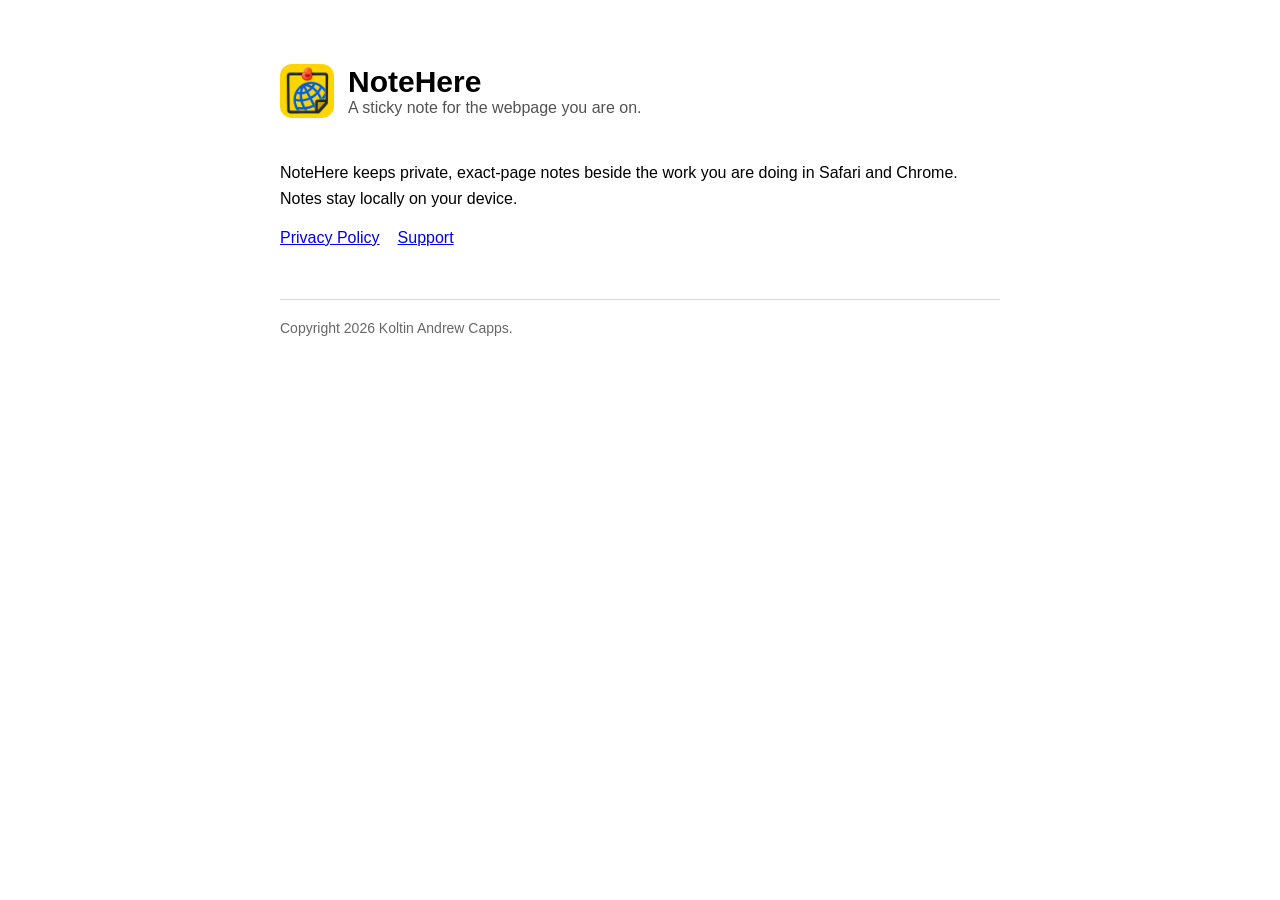
<file: index.html>
<!doctype html>
<html lang="en">
<head><meta charset="utf-8"><meta name="viewport" content="width=device-width,initial-scale=1"><title>NoteHere</title><link rel="stylesheet" href="style.css"></head>
<body><main>
  <header><img class="icon" src="notehere-icon.png" alt="NoteHere app icon"><div><h1>NoteHere</h1><div class="lede">A sticky note for the webpage you are on.</div></div></header>
  <p>NoteHere keeps private, exact-page notes beside the work you are doing in Safari and Chrome. Notes stay locally on your device.</p>
  <nav><a href="privacy/">Privacy Policy</a><a href="support/">Support</a></nav>
  <footer>Copyright 2026 Koltin Andrew Capps.</footer>
</main></body>
</html>
</file>
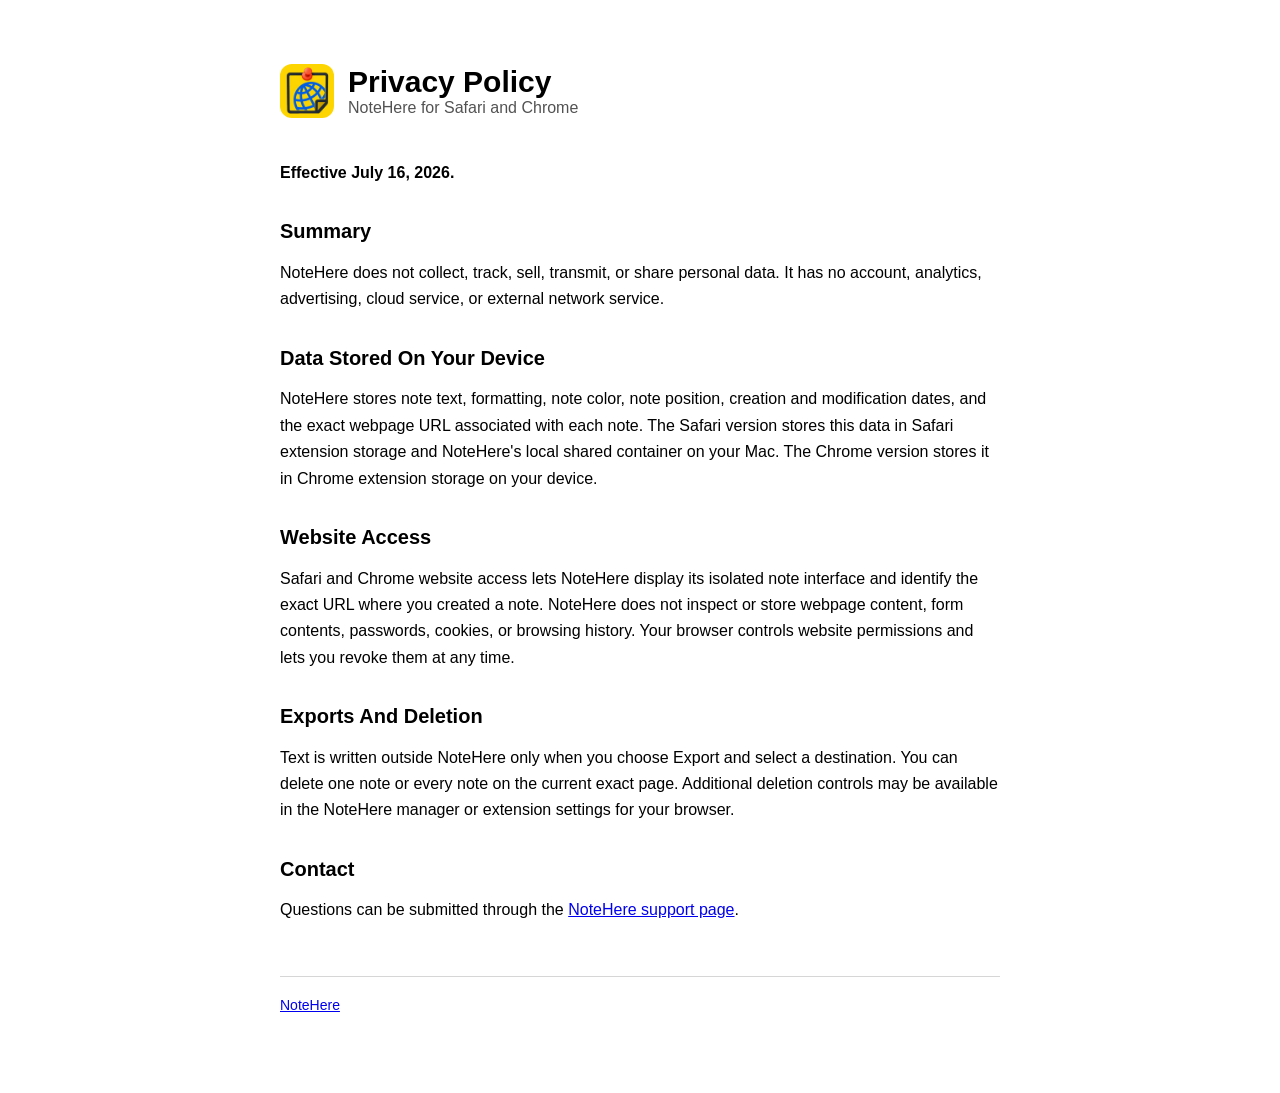
<file: privacy/index.html>
<!doctype html>
<html lang="en">
<head><meta charset="utf-8"><meta name="viewport" content="width=device-width,initial-scale=1"><title>Privacy Policy - NoteHere</title><link rel="stylesheet" href="../style.css"></head>
<body><main>
  <header><img class="icon" src="../notehere-icon.png" alt="NoteHere app icon"><div><h1>Privacy Policy</h1><div class="lede">NoteHere for Safari and Chrome</div></div></header>
  <p><strong>Effective July 16, 2026.</strong></p>
  <h2>Summary</h2>
  <p>NoteHere does not collect, track, sell, transmit, or share personal data. It has no account, analytics, advertising, cloud service, or external network service.</p>
  <h2>Data Stored On Your Device</h2>
  <p>NoteHere stores note text, formatting, note color, note position, creation and modification dates, and the exact webpage URL associated with each note. The Safari version stores this data in Safari extension storage and NoteHere's local shared container on your Mac. The Chrome version stores it in Chrome extension storage on your device.</p>
  <h2>Website Access</h2>
  <p>Safari and Chrome website access lets NoteHere display its isolated note interface and identify the exact URL where you created a note. NoteHere does not inspect or store webpage content, form contents, passwords, cookies, or browsing history. Your browser controls website permissions and lets you revoke them at any time.</p>
  <h2>Exports And Deletion</h2>
  <p>Text is written outside NoteHere only when you choose Export and select a destination. You can delete one note or every note on the current exact page. Additional deletion controls may be available in the NoteHere manager or extension settings for your browser.</p>
  <h2>Contact</h2>
  <p>Questions can be submitted through the <a href="../support/">NoteHere support page</a>.</p>
  <footer><a href="../">NoteHere</a></footer>
</main></body>
</html>
</file>
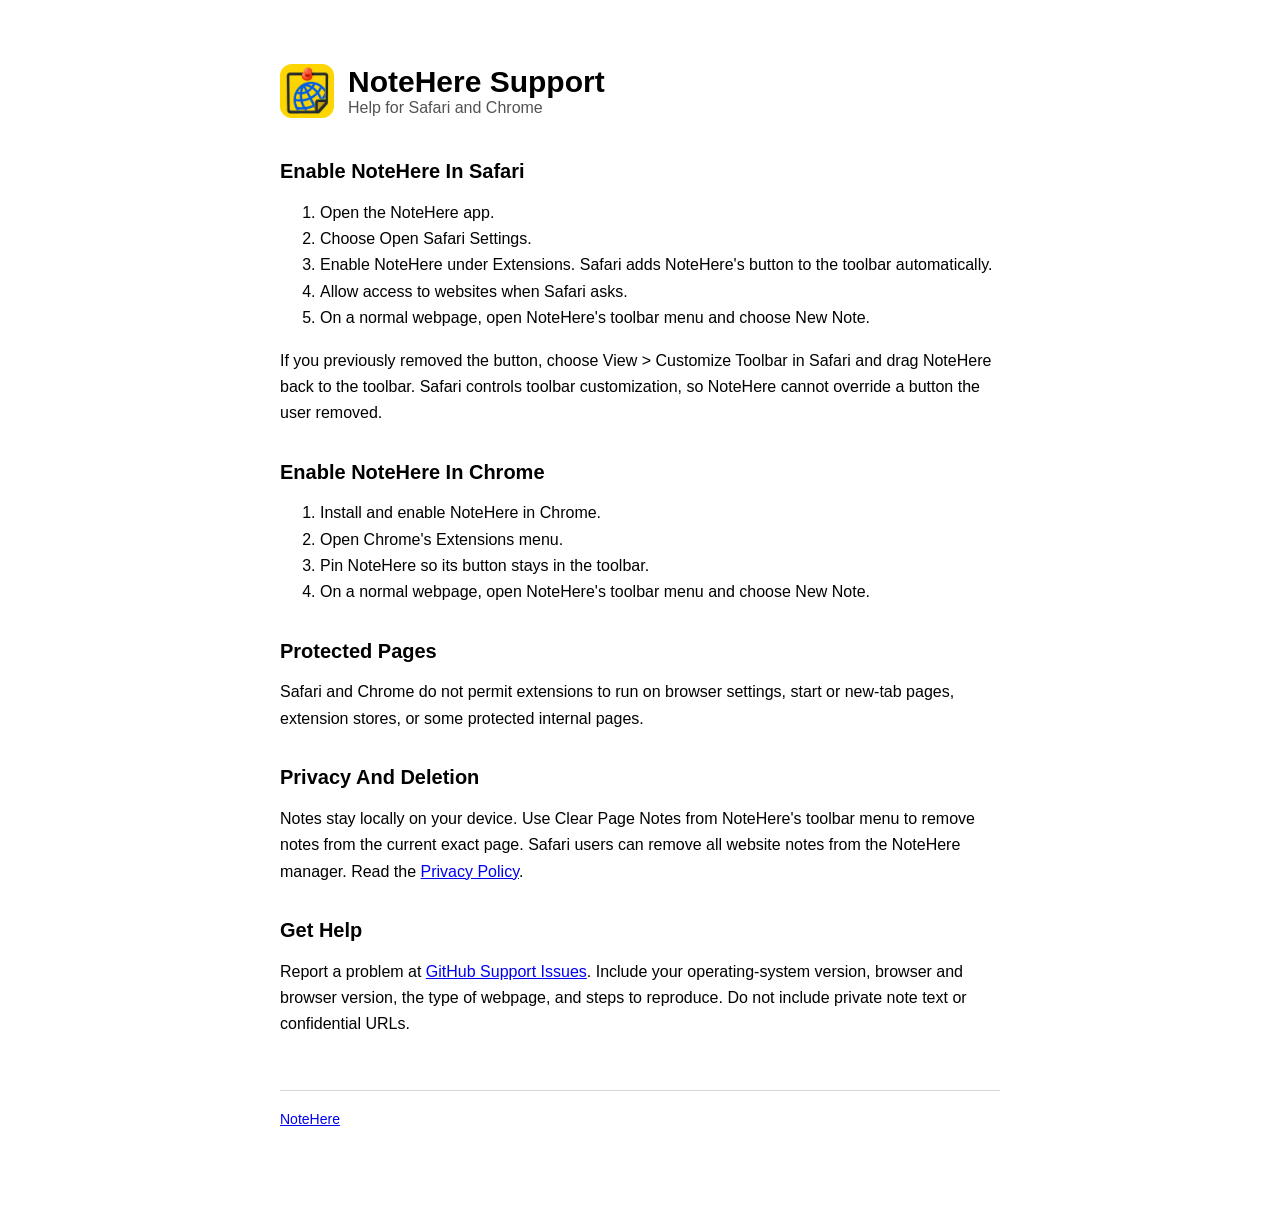
<file: support/index.html>
<!doctype html>
<html lang="en">
<head><meta charset="utf-8"><meta name="viewport" content="width=device-width,initial-scale=1"><title>Support - NoteHere</title><link rel="stylesheet" href="../style.css"></head>
<body><main>
  <header><img class="icon" src="../notehere-icon.png" alt="NoteHere app icon"><div><h1>NoteHere Support</h1><div class="lede">Help for Safari and Chrome</div></div></header>
  <h2>Enable NoteHere In Safari</h2>
  <ol><li>Open the NoteHere app.</li><li>Choose Open Safari Settings.</li><li>Enable NoteHere under Extensions. Safari adds NoteHere's button to the toolbar automatically.</li><li>Allow access to websites when Safari asks.</li><li>On a normal webpage, open NoteHere's toolbar menu and choose New Note.</li></ol>
  <p>If you previously removed the button, choose View &gt; Customize Toolbar in Safari and drag NoteHere back to the toolbar. Safari controls toolbar customization, so NoteHere cannot override a button the user removed.</p>
  <h2>Enable NoteHere In Chrome</h2>
  <ol><li>Install and enable NoteHere in Chrome.</li><li>Open Chrome's Extensions menu.</li><li>Pin NoteHere so its button stays in the toolbar.</li><li>On a normal webpage, open NoteHere's toolbar menu and choose New Note.</li></ol>
  <h2>Protected Pages</h2>
  <p>Safari and Chrome do not permit extensions to run on browser settings, start or new-tab pages, extension stores, or some protected internal pages.</p>
  <h2>Privacy And Deletion</h2>
  <p>Notes stay locally on your device. Use Clear Page Notes from NoteHere's toolbar menu to remove notes from the current exact page. Safari users can remove all website notes from the NoteHere manager. Read the <a href="../privacy/">Privacy Policy</a>.</p>
  <h2>Get Help</h2>
  <p>Report a problem at <a href="https://github.com/kolt6465/notehere-support/issues">GitHub Support Issues</a>. Include your operating-system version, browser and browser version, the type of webpage, and steps to reproduce. Do not include private note text or confidential URLs.</p>
  <footer><a href="../">NoteHere</a></footer>
</main></body>
</html>
</file>
<file: style.css>
:root { color-scheme: light dark; font-family: -apple-system, BlinkMacSystemFont, "Segoe UI", sans-serif; }
* { box-sizing: border-box; letter-spacing: 0; }
body { margin: 0; background: Canvas; color: CanvasText; }
main { width: min(720px, calc(100% - 40px)); margin: 0 auto; padding: 64px 0 80px; }
header { display: flex; align-items: center; gap: 14px; margin-bottom: 42px; }
.icon { display: block; width: 54px; height: 54px; border-radius: 12px; object-fit: cover; }
h1 { margin: 0; font-size: 30px; }
h2 { margin-top: 34px; font-size: 20px; }
p, li { line-height: 1.65; }
.lede { color: color-mix(in srgb, CanvasText 68%, transparent); }
a { color: LinkText; }
nav { display: flex; gap: 18px; margin-top: 8px; }
footer { margin-top: 52px; padding-top: 20px; border-top: 1px solid color-mix(in srgb, CanvasText 16%, transparent); color: color-mix(in srgb, CanvasText 60%, transparent); font-size: 14px; }
</file>
